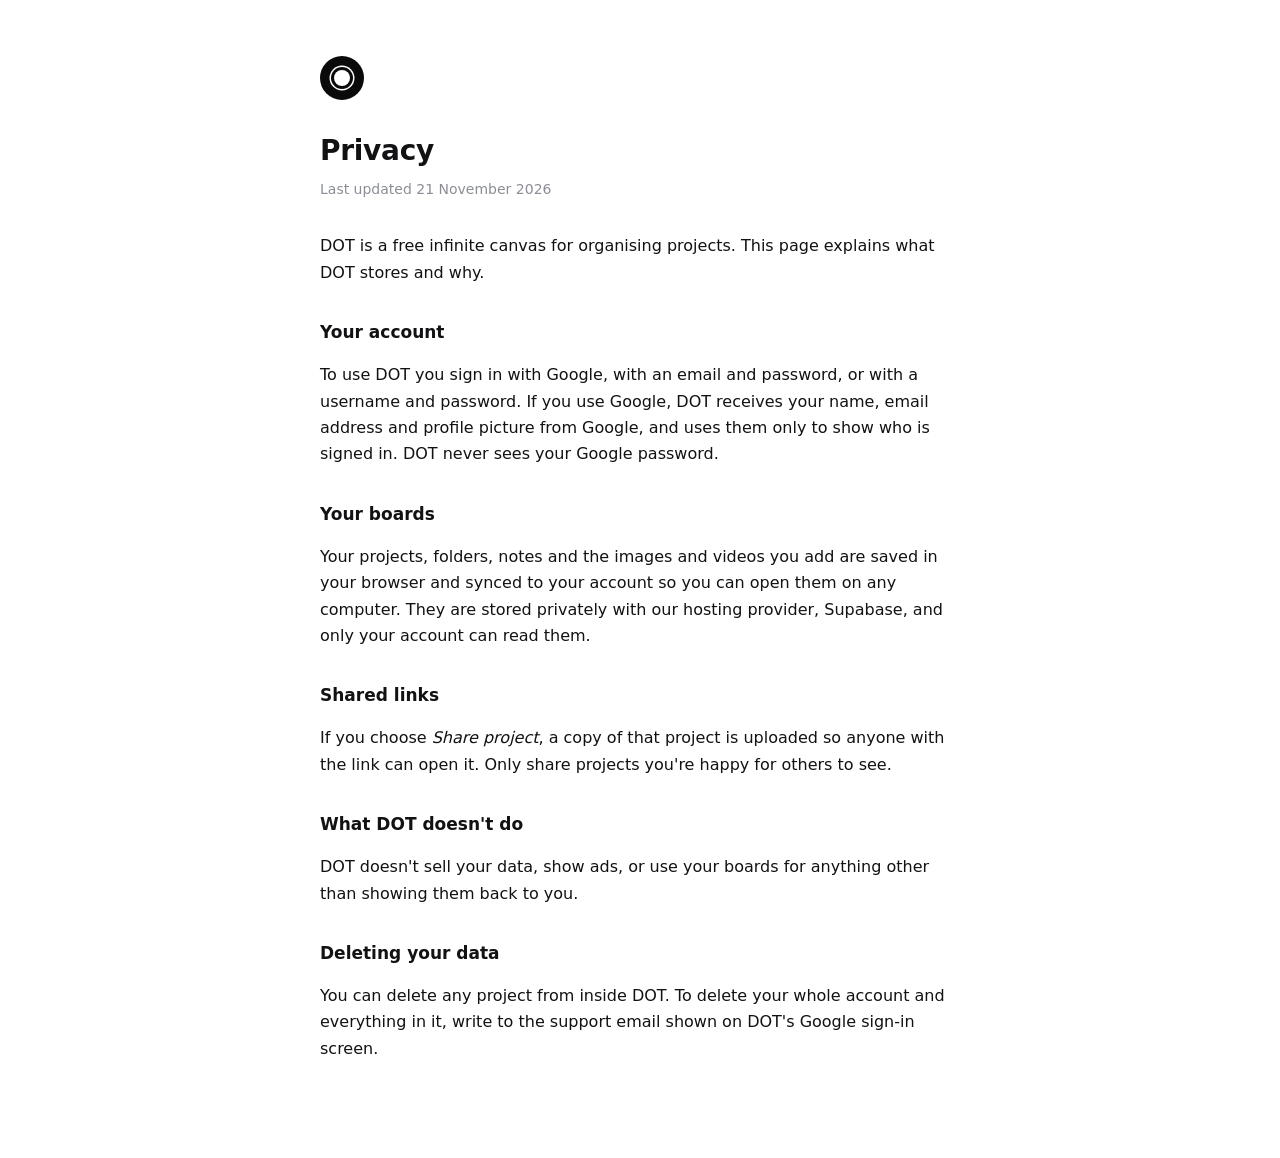
<file: privacy.html>
<!doctype html>
<html lang="en">
<head>
  <meta charset="utf-8" />
  <meta name="viewport" content="width=device-width, initial-scale=1" />
  <title>DOT — Privacy</title>
  <meta name="description" content="How DOT handles your account and your boards." />
  <link rel="canonical" href="https://nisargb1994.github.io/dot/privacy.html" />
  <style>
    body { margin: 0; font: 16px/1.65 -apple-system, BlinkMacSystemFont, "Segoe UI", system-ui, sans-serif; color: #121214; background: #fff; }
    main { max-width: 640px; margin: 0 auto; padding: 56px 20px 80px; }
    .dot { width: 44px; height: 44px; border-radius: 50%; background: #0a0a0b; display: grid; place-items: center; margin-bottom: 28px; }
    .dot span { width: 16px; height: 16px; border-radius: 50%; background: #fff; box-shadow: 0 0 0 3px #0a0a0b, 0 0 0 4.5px #fff; }
    h1 { font-size: 28px; margin: 0 0 4px; letter-spacing: -.01em; }
    .muted { color: #8b8e95; font-size: 14px; margin: 0 0 32px; }
    h2 { font-size: 17px; margin: 32px 0 8px; }
    a { color: #121214; }
  </style>
</head>
<body>
  <main>
    <a class="dot" href="./" aria-label="Back to DOT"><span></span></a>
    <h1>Privacy</h1>
    <p class="muted">Last updated 21 November 2026</p>

    <p>DOT is a free infinite canvas for organising projects. This page explains what DOT stores and why.</p>

    <h2>Your account</h2>
    <p>To use DOT you sign in with Google, with an email and password, or with a username and password. If you use Google, DOT receives your name, email address and profile picture from Google, and uses them only to show who is signed in. DOT never sees your Google password.</p>

    <h2>Your boards</h2>
    <p>Your projects, folders, notes and the images and videos you add are saved in your browser and synced to your account so you can open them on any computer. They are stored privately with our hosting provider, Supabase, and only your account can read them.</p>

    <h2>Shared links</h2>
    <p>If you choose <em>Share project</em>, a copy of that project is uploaded so anyone with the link can open it. Only share projects you're happy for others to see.</p>

    <h2>What DOT doesn't do</h2>
    <p>DOT doesn't sell your data, show ads, or use your boards for anything other than showing them back to you.</p>

    <h2>Deleting your data</h2>
    <p>You can delete any project from inside DOT. To delete your whole account and everything in it, write to the support email shown on DOT's Google sign-in screen.</p>
  </main>
</body>
</html>
</file>
